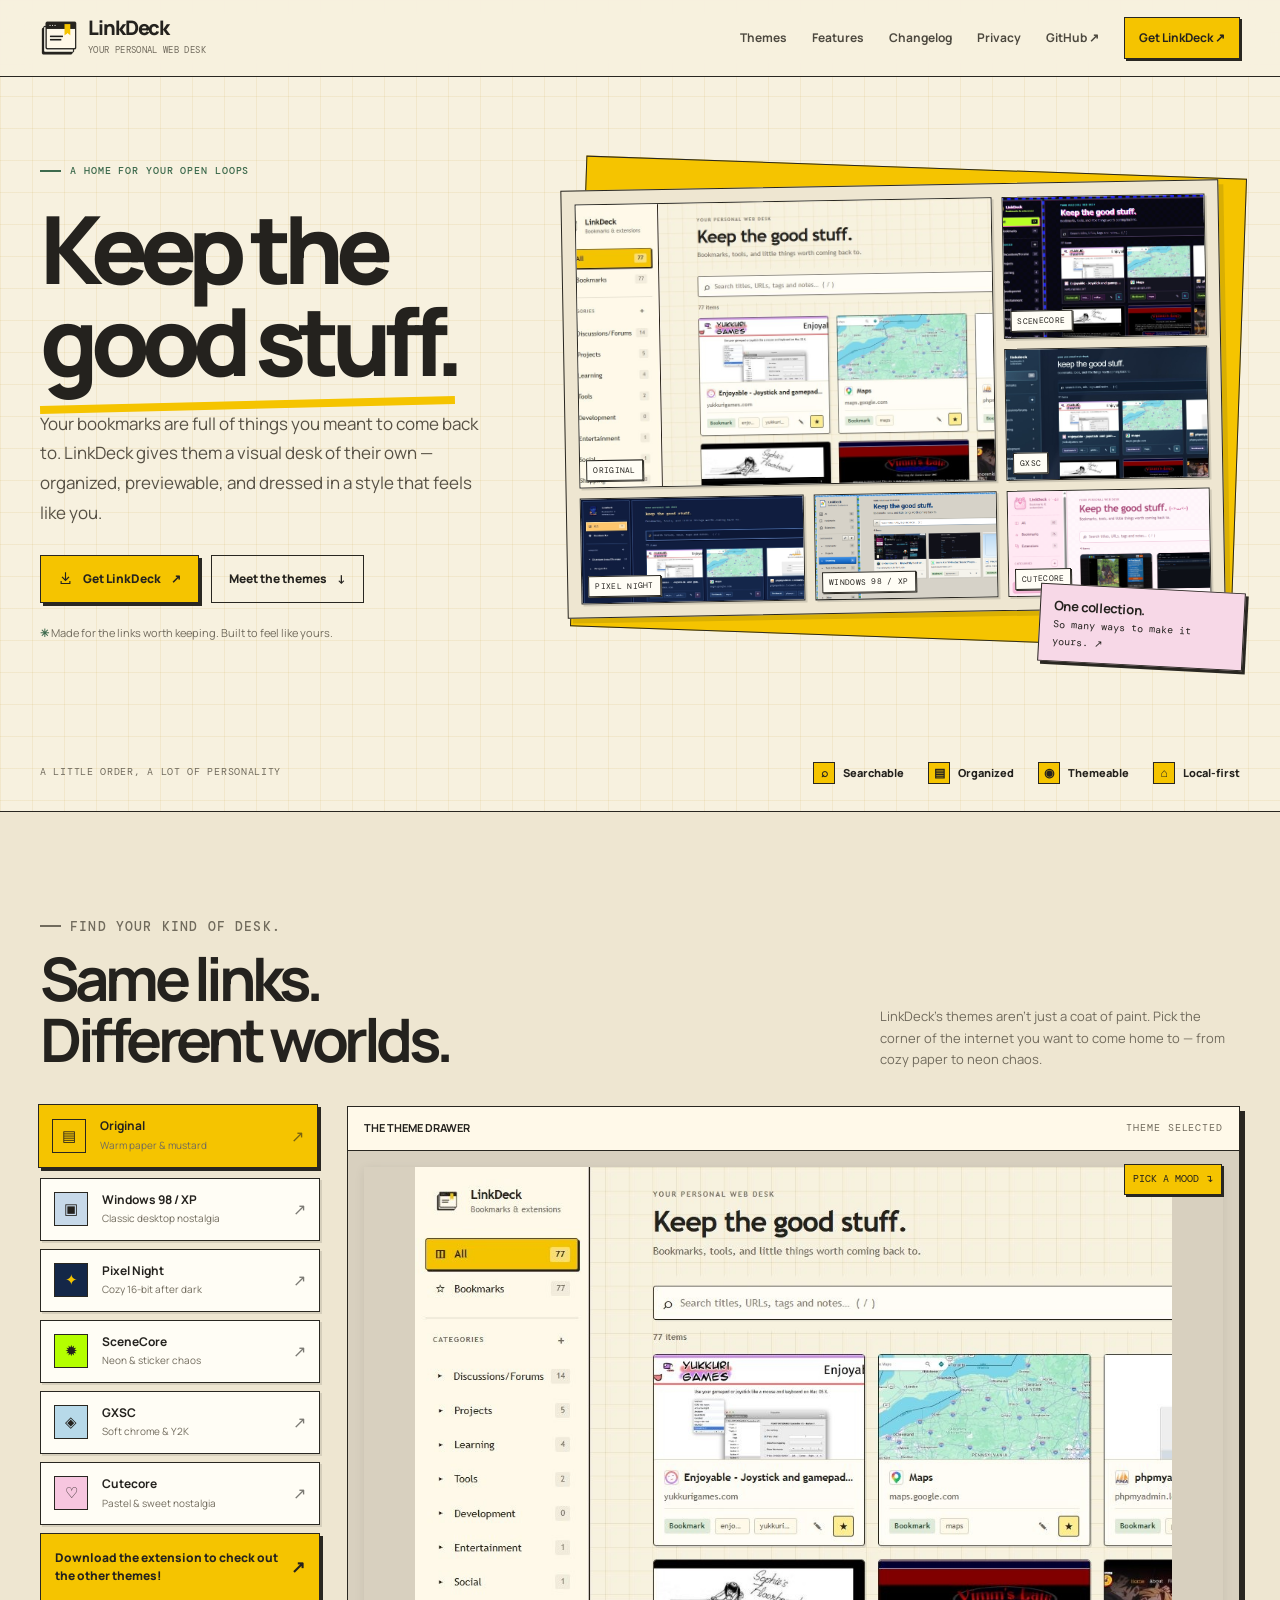
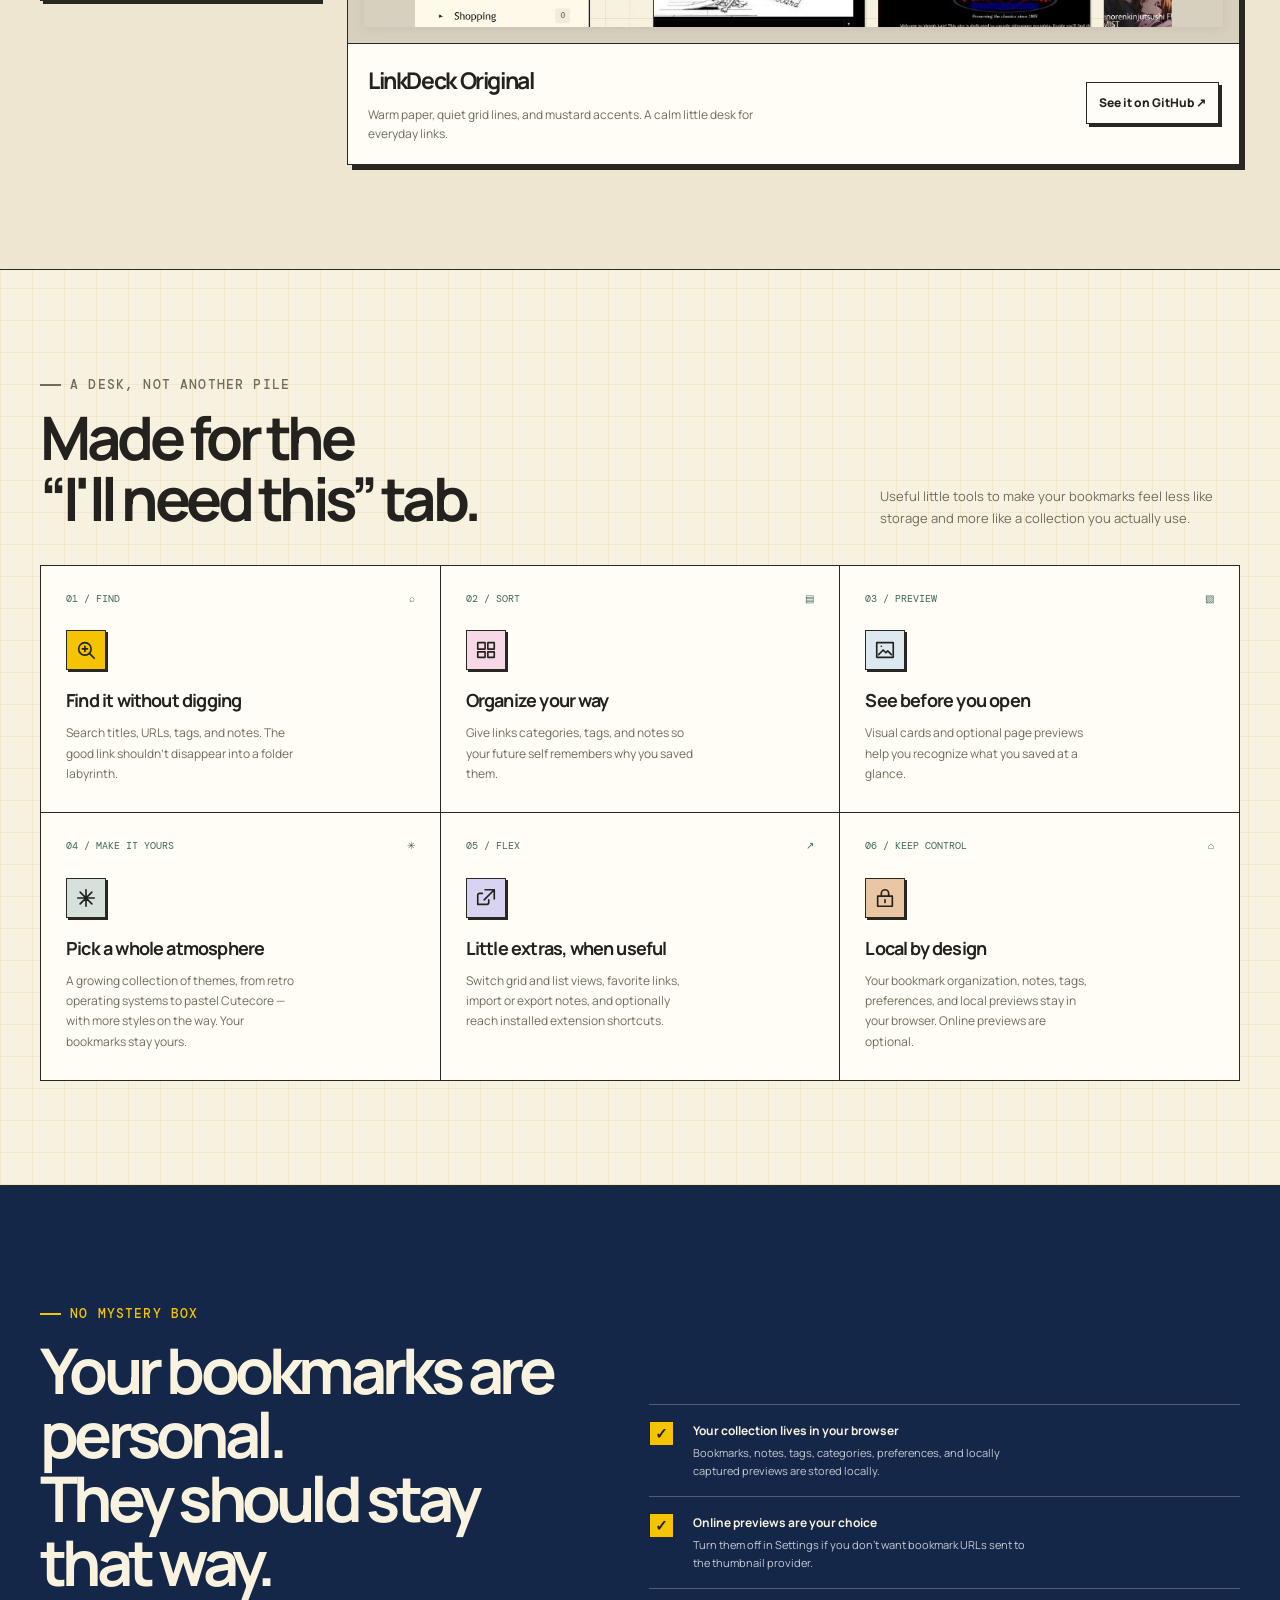
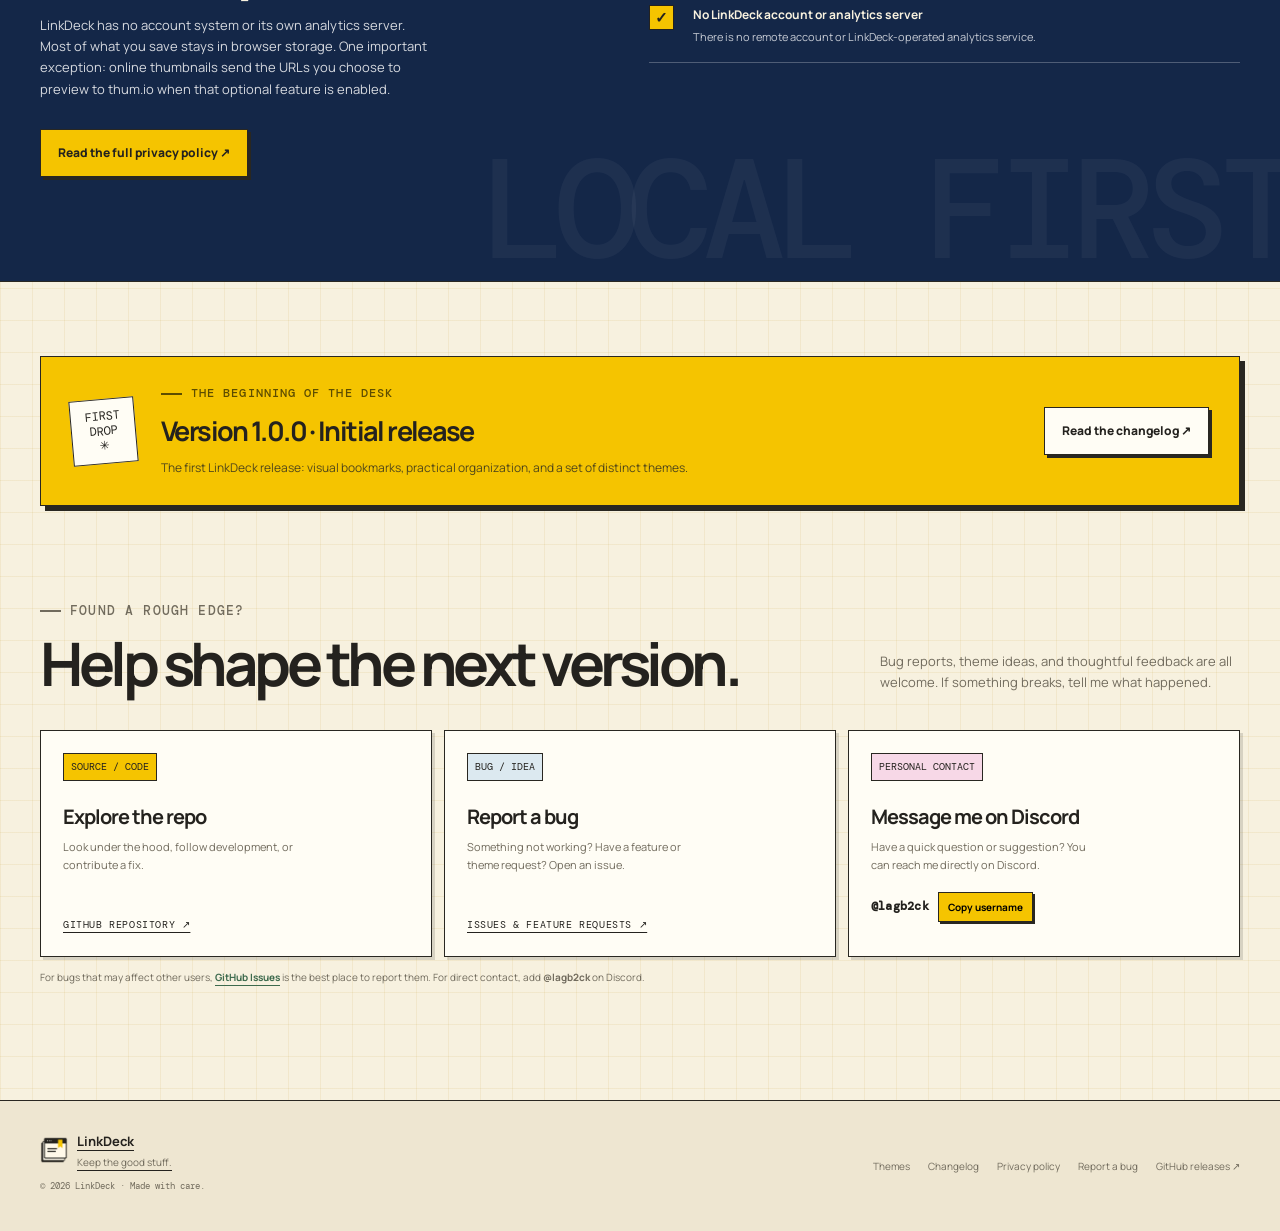
<file: index.html>
<!doctype html><html lang="en"><head><meta charset="utf-8"><meta name="viewport" content="width=device-width, initial-scale=1"><meta name="color-scheme" content="light"><meta name="theme-color" content="#f7f1df"><meta name="description" content="LinkDeck turns your browser bookmarks into a visual web desk. Find, organize, preview, and personalize the links you want to come back to."><meta property="og:title" content="LinkDeck — Keep the good stuff"><meta property="og:description" content="Your personal web desk. Bookmarks, with a place to belong."><meta property="og:image" content="assets/og-card.svg"><title>LinkDeck — Keep the good stuff</title><link rel="icon" href="assets/linkdeck-32.png" sizes="32x32" type="image/png"><link rel="icon" href="assets/linkdeck-128.png" sizes="128x128" type="image/png"><link rel="stylesheet" href="assets/site.css"></head><body><a class="skip-link" href="#main">Skip to content</a>
<header class="site-header"><div class="wrap nav-shell">
<a class="brand" href="index.html" aria-label="LinkDeck home"><img src="assets/linkdeck-128.png" alt=""><span><span class="brand-word">LinkDeck</span><span class="brand-sub">YOUR PERSONAL WEB DESK</span></span></a>
<button class="menu-toggle" type="button" aria-label="Toggle navigation" aria-expanded="false" data-menu-toggle><span></span></button>
<nav class="nav-links" aria-label="Main navigation" data-nav-links>
<a href="index.html#themes">Themes</a><a href="index.html#features">Features</a><a href="changelog.html">Changelog</a><a href="privacy.html">Privacy</a><a href="https://github.com/LagBack/linkdeck" data-link="githubUrl">GitHub ↗</a><a class="nav-cta" href="https://chromewebstore.google.com/detail/linkdeck/gefiaoeappodpgialcmkphahgjadfbhg" data-link="chromeStoreUrl">Get LinkDeck ↗</a>
</nav></div></header>
<main id="main">
<section class="hero"><div class="wrap hero-grid"><div class="hero-copy"><p class="eyebrow">A home for your open loops</p><h1>Keep the<br><span>good stuff.</span></h1><p class="hero-lede">Your bookmarks are full of things you meant to come back to. LinkDeck gives them a visual desk of their own — organized, previewable, and dressed in a style that feels like you.</p><div class="hero-actions"><a class="button button-primary" href="https://chromewebstore.google.com/detail/linkdeck/gefiaoeappodpgialcmkphahgjadfbhg" data-link="chromeStoreUrl"><svg viewBox="0 0 24 24" aria-hidden="true"><path d="M12 3v12m-5-5 5 5 5-5M5 17v3h14v-3" fill="none" stroke="currentColor" stroke-width="1.8" stroke-linecap="square"/></svg>Get LinkDeck <span aria-hidden="true">↗</span></a><a class="button button-quiet" href="#themes">Meet the themes <span aria-hidden="true">↓</span></a></div><p class="hero-footnote"><span>✳</span> Made for the links worth keeping. Built to feel like yours.</p></div>
<div class="hero-art theme-collage" data-reveal aria-label="A collage showing LinkDeck in a range of visual themes">
<div class="collage-board">
<a href="#themes" class="collage-tile collage-tile-original" data-collage-theme="paper" aria-label="Explore the Original theme"><img src="assets/themes/original.jpg" alt=""><span>ORIGINAL</span></a>
<a href="#themes" class="collage-tile collage-tile-scene" data-collage-theme="scene" aria-label="Explore the SceneCore theme"><img src="assets/themes/scenecore.jpg" alt=""><span>SCENECORE</span></a>
<a href="#themes" class="collage-tile collage-tile-gxsc" data-collage-theme="gxsc" aria-label="Explore the GXSC theme"><img src="assets/themes/gxsc.jpg" alt=""><span>GXSC</span></a>
<a href="#themes" class="collage-tile collage-tile-pixel" data-collage-theme="night" aria-label="Explore the Pixel Night theme"><img src="assets/themes/pixel-night.jpg" alt=""><span>PIXEL NIGHT</span></a>
<a href="#themes" class="collage-tile collage-tile-windows" data-collage-theme="windows" aria-label="Explore the Windows 98 / XP theme"><img src="assets/themes/windows-98-xp.jpg" alt=""><span>WINDOWS 98 / XP</span></a>
<a href="#themes" class="collage-tile collage-tile-cute" data-collage-theme="cute" aria-label="Explore the Cutecore theme"><img src="assets/themes/cutecore.png" alt=""><span>CUTECORE</span></a>
</div>
<div class="floating-note"><b>One collection.</b> So many ways to make it yours. ↗</div>
</div></div></section>
<div class="trust-strip"><div class="wrap trust-inner"><span class="trust-copy">A little order, a lot of personality</span><div class="trust-items"><span class="trust-item"><i>⌕</i> Searchable</span><span class="trust-item"><i>▤</i> Organized</span><span class="trust-item"><i>◉</i> Themeable</span><span class="trust-item"><i>⌂</i> Local-first</span></div></div></div>
<section class="section theme-section" id="themes"><div class="wrap"><div class="section-head" data-reveal><div><p class="eyebrow">Find your kind of desk.</p><h2>Same links.<br>Different worlds.</h2></div><p>LinkDeck's themes aren't just a coat of paint. Pick the corner of the internet you want to come home to — from cozy paper to neon chaos.</p></div>
<div class="theme-layout" data-reveal><div class="theme-picker-column"><div class="theme-list" role="group" aria-label="Choose a LinkDeck theme">
<button class="theme-pick is-active" type="button" data-theme-pick aria-pressed="true" data-image="assets/themes/original.jpg" data-title="LinkDeck Original" data-copy="Warm paper, quiet grid lines, and mustard accents. A calm little desk for everyday links." data-number="THEME SELECTED" data-tone="paper"><span class="theme-chip" style="--chip:#f5c400">▤</span><span><strong>Original</strong><small>Warm paper & mustard</small></span><span class="pick-arrow">↗</span></button>
<button class="theme-pick" type="button" data-theme-pick aria-pressed="false" data-image="assets/themes/windows-98-xp.jpg" data-title="Windows 98 / XP" data-copy="A nostalgic desktop throwback: familiar window chrome, classic system colors, and a little dial-up-era charm." data-number="THEME SELECTED" data-tone="windows"><span class="theme-chip" style="--chip:#c7d9e9">▣</span><span><strong>Windows 98 / XP</strong><small>Classic desktop nostalgia</small></span><span class="pick-arrow">↗</span></button>
<button class="theme-pick" type="button" data-theme-pick aria-pressed="false" data-image="assets/themes/pixel-night.jpg" data-title="Pixel Night" data-copy="A deep-blue 16-bit night shift, made for collecting the tabs you want to revisit after dark." data-number="THEME SELECTED" data-tone="night"><span class="theme-chip" style="--chip:#142748;color:#f5c400">✦</span><span><strong>Pixel Night</strong><small>Cozy 16-bit after dark</small></span><span class="pick-arrow">↗</span></button>
<button class="theme-pick" type="button" data-theme-pick aria-pressed="false" data-image="assets/themes/scenecore.jpg" data-title="SceneCore" data-copy="High-contrast neon, stickers, and maximalist internet energy. Subtle is not the assignment." data-number="THEME SELECTED" data-tone="scene"><span class="theme-chip" style="--chip:#b4ff00">✹</span><span><strong>SceneCore</strong><small>Neon & sticker chaos</small></span><span class="pick-arrow">↗</span></button>
<button class="theme-pick" type="button" data-theme-pick aria-pressed="false" data-image="assets/themes/gxsc.jpg" data-title="GXSC · Gen X Soft Club" data-copy="Cool blue haze and soft chrome with a Y2K digital nostalgia that feels like finding an old favorite." data-number="THEME SELECTED" data-tone="gxsc"><span class="theme-chip" style="--chip:#b7d9e9">◈</span><span><strong>GXSC</strong><small>Soft chrome & Y2K</small></span><span class="pick-arrow">↗</span></button>
<button class="theme-pick" type="button" data-theme-pick aria-pressed="false" data-image="assets/themes/cutecore.png" data-title="Cutecore" data-copy="Baby pink, gingham, bows, and sweet sticker-book nostalgia. Cute can still keep you organized." data-number="THEME SELECTED" data-tone="cute"><span class="theme-chip" style="--chip:#f7c6df">♡</span><span><strong>Cutecore</strong><small>Pastel & sweet nostalgia</small></span><span class="pick-arrow">↗</span></button>
</div><a class="theme-download-cta" href="https://chromewebstore.google.com/detail/linkdeck/gefiaoeappodpgialcmkphahgjadfbhg" data-link="chromeStoreUrl">Download the extension to check out the other themes! <span aria-hidden="true">↗</span></a></div><div class="theme-preview" data-theme-surface data-tone="paper"><div class="preview-topline"><strong>THE THEME DRAWER</strong><span class="mono" data-theme-index>THEME SELECTED</span></div><span class="theme-counter">PICK A MOOD ↴</span><div class="preview-screen"><img src="assets/themes/original.jpg" alt="LinkDeck Original theme screenshot" data-theme-preview-image></div><div class="preview-bottom"><div><h3 data-theme-preview-title>LinkDeck Original</h3><p data-theme-copy>Warm paper, quiet grid lines, and mustard accents. A calm little desk for everyday links.</p></div><a class="button" href="https://github.com/LagBack/linkdeck" data-link="githubUrl">See it on GitHub ↗</a></div></div></div></div></section>
<section class="section feature-section" id="features"><div class="wrap"><div class="section-head" data-reveal><div><p class="eyebrow">A desk, not another pile</p><h2>Made for the<br>“I'll need this” tab.</h2></div><p>Useful little tools to make your bookmarks feel less like storage and more like a collection you actually use.</p></div><div class="feature-grid" data-reveal>
<article class="feature"><div class="feature-num"><span>01 / FIND</span><span>⌕</span></div><div class="feature-icon"><svg viewBox="0 0 24 24"><circle cx="10.8" cy="10.8" r="6.8"/><path d="m16 16 5 5M8 10.8h5.6M10.8 8v5.6"/></svg></div><h3>Find it without digging</h3><p>Search titles, URLs, tags, and notes. The good link shouldn't disappear into a folder labyrinth.</p></article>
<article class="feature"><div class="feature-num"><span>02 / SORT</span><span>▤</span></div><div class="feature-icon"><svg viewBox="0 0 24 24"><rect x="3" y="4" width="8" height="7"/><rect x="14" y="4" width="7" height="7"/><rect x="3" y="14" width="8" height="6"/><rect x="14" y="14" width="7" height="6"/></svg></div><h3>Organize your way</h3><p>Give links categories, tags, and notes so your future self remembers why you saved them.</p></article>
<article class="feature"><div class="feature-num"><span>03 / PREVIEW</span><span>▧</span></div><div class="feature-icon"><svg viewBox="0 0 24 24"><rect x="3" y="4" width="18" height="16"/><path d="m5 17 5-5 3 3 2-2 4 4M8 8h.01"/></svg></div><h3>See before you open</h3><p>Visual cards and optional page previews help you recognize what you saved at a glance.</p></article>
<article class="feature"><div class="feature-num"><span>04 / MAKE IT YOURS</span><span>✳</span></div><div class="feature-icon"><svg viewBox="0 0 24 24"><path d="M12 3v18M3 12h18M5.6 5.6l12.8 12.8M18.4 5.6 5.6 18.4"/></svg></div><h3>Pick a whole atmosphere</h3><p>A growing collection of themes, from retro operating systems to pastel Cutecore — with more styles on the way. Your bookmarks stay yours.</p></article>
<article class="feature"><div class="feature-num"><span>05 / FLEX</span><span>↗</span></div><div class="feature-icon"><svg viewBox="0 0 24 24"><path d="M8 7H5a2 2 0 0 0-2 2v10h10a2 2 0 0 0 2-2v-3M11 3h10v10M21 3 10 14"/></svg></div><h3>Little extras, when useful</h3><p>Switch grid and list views, favorite links, import or export notes, and optionally reach installed extension shortcuts.</p></article>
<article class="feature"><div class="feature-num"><span>06 / KEEP CONTROL</span><span>⌂</span></div><div class="feature-icon"><svg viewBox="0 0 24 24"><rect x="4" y="10" width="16" height="11"/><path d="M8 10V7a4 4 0 0 1 8 0v3M12 14v3"/></svg></div><h3>Local by design</h3><p>Your bookmark organization, notes, tags, preferences, and local previews stay in your browser. Online previews are optional.</p></article>
</div></div></section>
<section class="privacy-band" id="privacy"><div class="wrap section privacy-grid"><div data-reveal><p class="eyebrow">No mystery box</p><h2>Your bookmarks are personal.<br>They should stay that way.</h2><p>LinkDeck has no account system or its own analytics server. Most of what you save stays in browser storage. One important exception: online thumbnails send the URLs you choose to preview to thum.io when that optional feature is enabled.</p><a class="button" href="privacy.html">Read the full privacy policy ↗</a></div><div class="privacy-points" data-reveal><div class="privacy-point"><span class="check">✓</span><div><b>Your collection lives in your browser</b><p>Bookmarks, notes, tags, categories, preferences, and locally captured previews are stored locally.</p></div></div><div class="privacy-point"><span class="check">✓</span><div><b>Online previews are your choice</b><p>Turn them off in Settings if you don't want bookmark URLs sent to the thumbnail provider.</p></div></div><div class="privacy-point"><span class="check">✓</span><div><b>No LinkDeck account or analytics server</b><p>There is no remote account or LinkDeck-operated analytics service.</p></div></div></div></div></section>
<section class="release-section"><div class="wrap"><div class="release-card" data-reveal><div class="release-stamp">FIRST<br>DROP<br>✳</div><div><p class="eyebrow">The beginning of the desk</p><h2>Version 1.0.0 · Initial release</h2><p>The first LinkDeck release: visual bookmarks, practical organization, and a set of distinct themes.</p></div><a class="button" href="changelog.html">Read the changelog ↗</a></div></div></section>
<section class="contact-section" id="contact"><div class="wrap"><div class="section-head" data-reveal><div><p class="eyebrow">Found a rough edge?</p><h2>Help shape the next version.</h2></div><p>Bug reports, theme ideas, and thoughtful feedback are all welcome. If something breaks, tell me what happened.</p></div><div class="contact-grid" data-reveal><a class="contact-card" href="https://github.com/LagBack/linkdeck" data-link="githubUrl"><span class="contact-icon">SOURCE / CODE</span><h3>Explore the repo</h3><p>Look under the hood, follow development, or contribute a fix.</p><span class="contact-link">GitHub repository ↗</span></a><a class="contact-card" href="https://github.com/LagBack/linkdeck/issues" data-link="issuesUrl"><span class="contact-icon">BUG / IDEA</span><h3>Report a bug</h3><p>Something not working? Have a feature or theme request? Open an issue.</p><span class="contact-link">Issues & feature requests ↗</span></a><article class="contact-card discord-contact"><span class="contact-icon">PERSONAL CONTACT</span><h3>Message me on Discord</h3><p>Have a quick question or suggestion? You can reach me directly on Discord.</p><div class="discord-handle-row"><strong>@lagb2ck</strong><button class="copy-handle" type="button" data-copy-discord="lagb2ck">Copy username</button></div><span class="contact-hint" data-copy-status></span></article></div><p class="discord-note">For bugs that may affect other users, <a href="https://github.com/LagBack/linkdeck/issues" data-link="issuesUrl">GitHub Issues</a> is the best place to report them. For direct contact, add <strong>@lagb2ck</strong> on Discord.</p></div></section>
</main><footer class="site-footer"><div class="wrap footer-inner"><div><a class="footer-brand" href="index.html"><img src="assets/linkdeck-128.png" alt=""><span><strong>LinkDeck</strong><small>Keep the good stuff.</small></span></a><p class="copyright">© <span data-year>2026</span> LinkDeck · Made with care.</p></div><nav class="footer-links" aria-label="Footer navigation"><a href="index.html#themes">Themes</a><a href="changelog.html">Changelog</a><a href="privacy.html">Privacy policy</a><a href="https://github.com/LagBack/linkdeck/issues" data-link="issuesUrl">Report a bug</a><a href="https://github.com/LagBack/linkdeck/releases" data-link="releasesUrl">GitHub releases ↗</a></nav></div></footer><script src="site-config.js"></script><script src="assets/site.js"></script><script>
const preview = document.querySelector('[data-theme-preview-image]');
const originalPick = document.querySelector('[data-theme-pick].is-active');
const previewTitle = document.querySelector('[data-theme-preview-title]');
if (originalPick && preview) {
  document.querySelectorAll('[data-theme-pick]').forEach(btn => btn.addEventListener('click', () => {
    preview.classList.add('is-changing');
    window.setTimeout(() => { preview.src = btn.dataset.image; preview.alt = `${btn.dataset.title} theme screenshot`; preview.onload = () => preview.classList.remove('is-changing'); }, 110);
    if (previewTitle) previewTitle.textContent = btn.dataset.title;
  }));
}
</script></body></html>
</file>
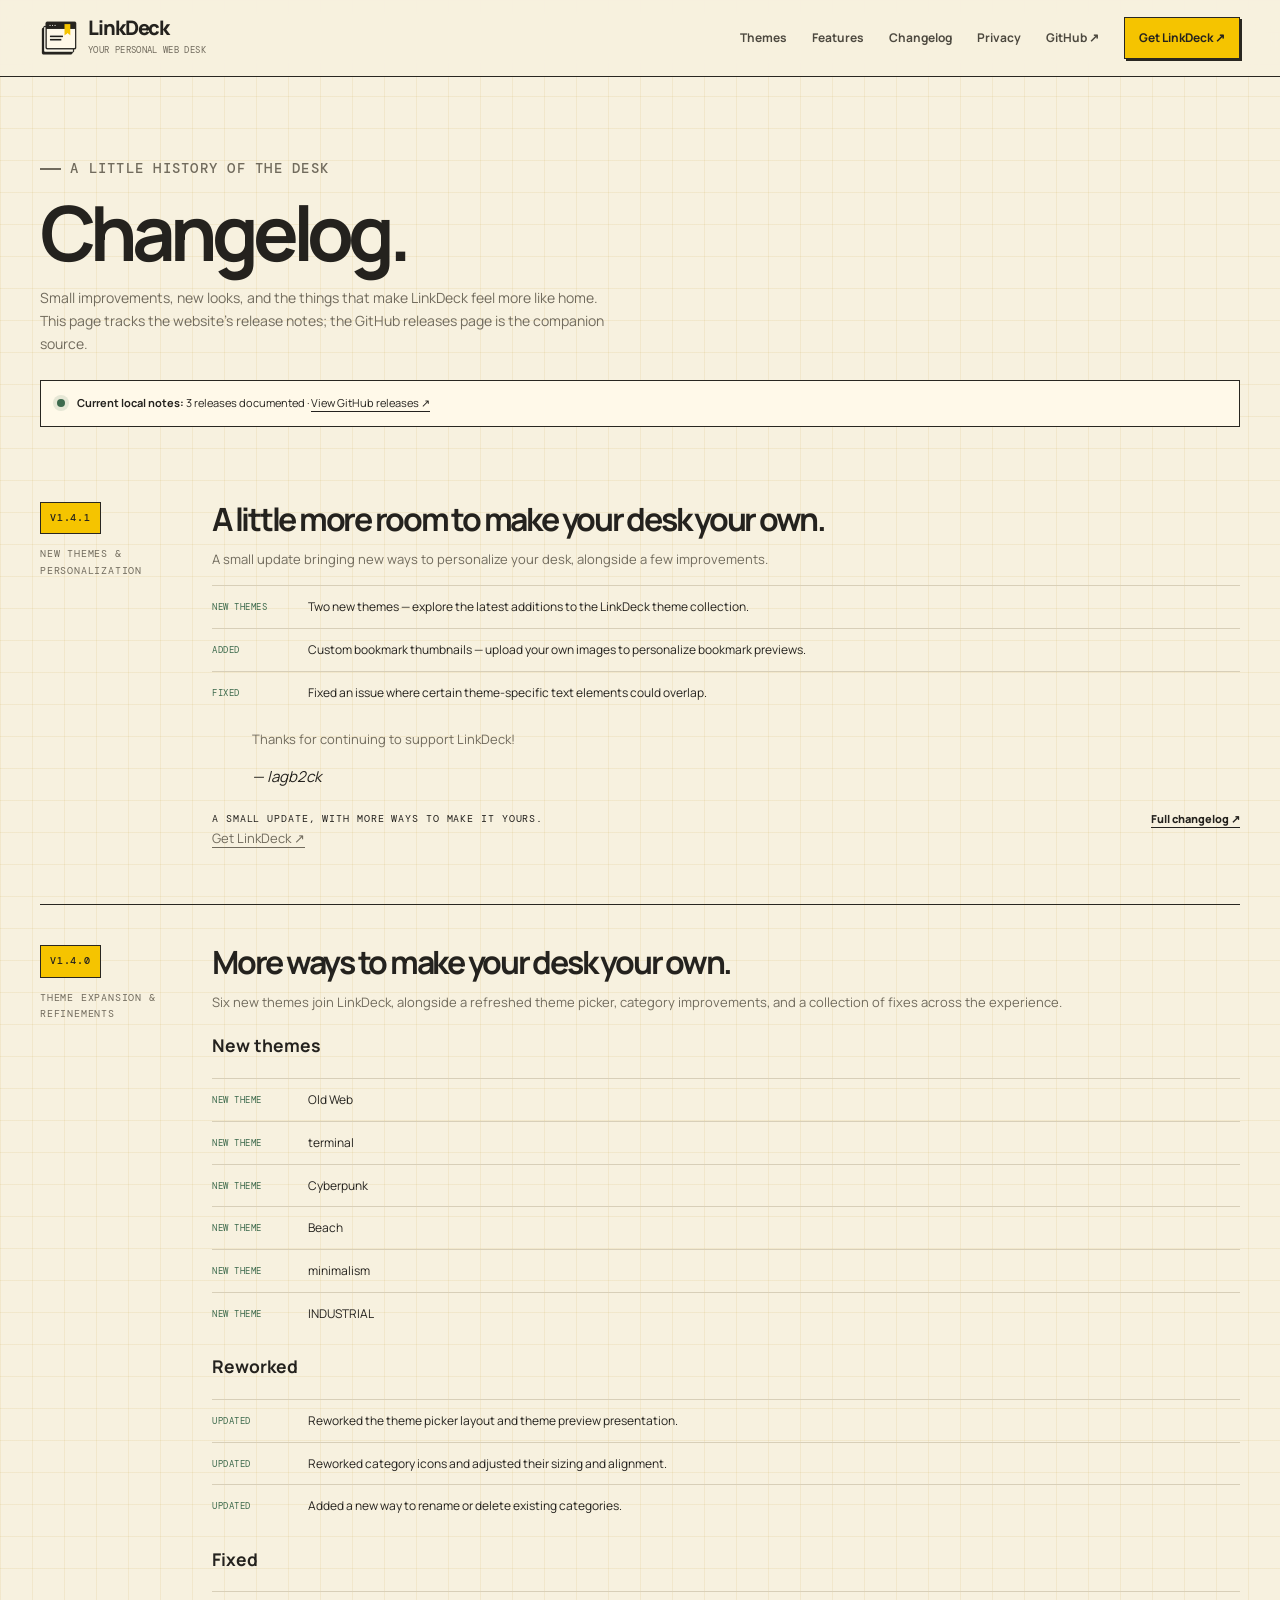
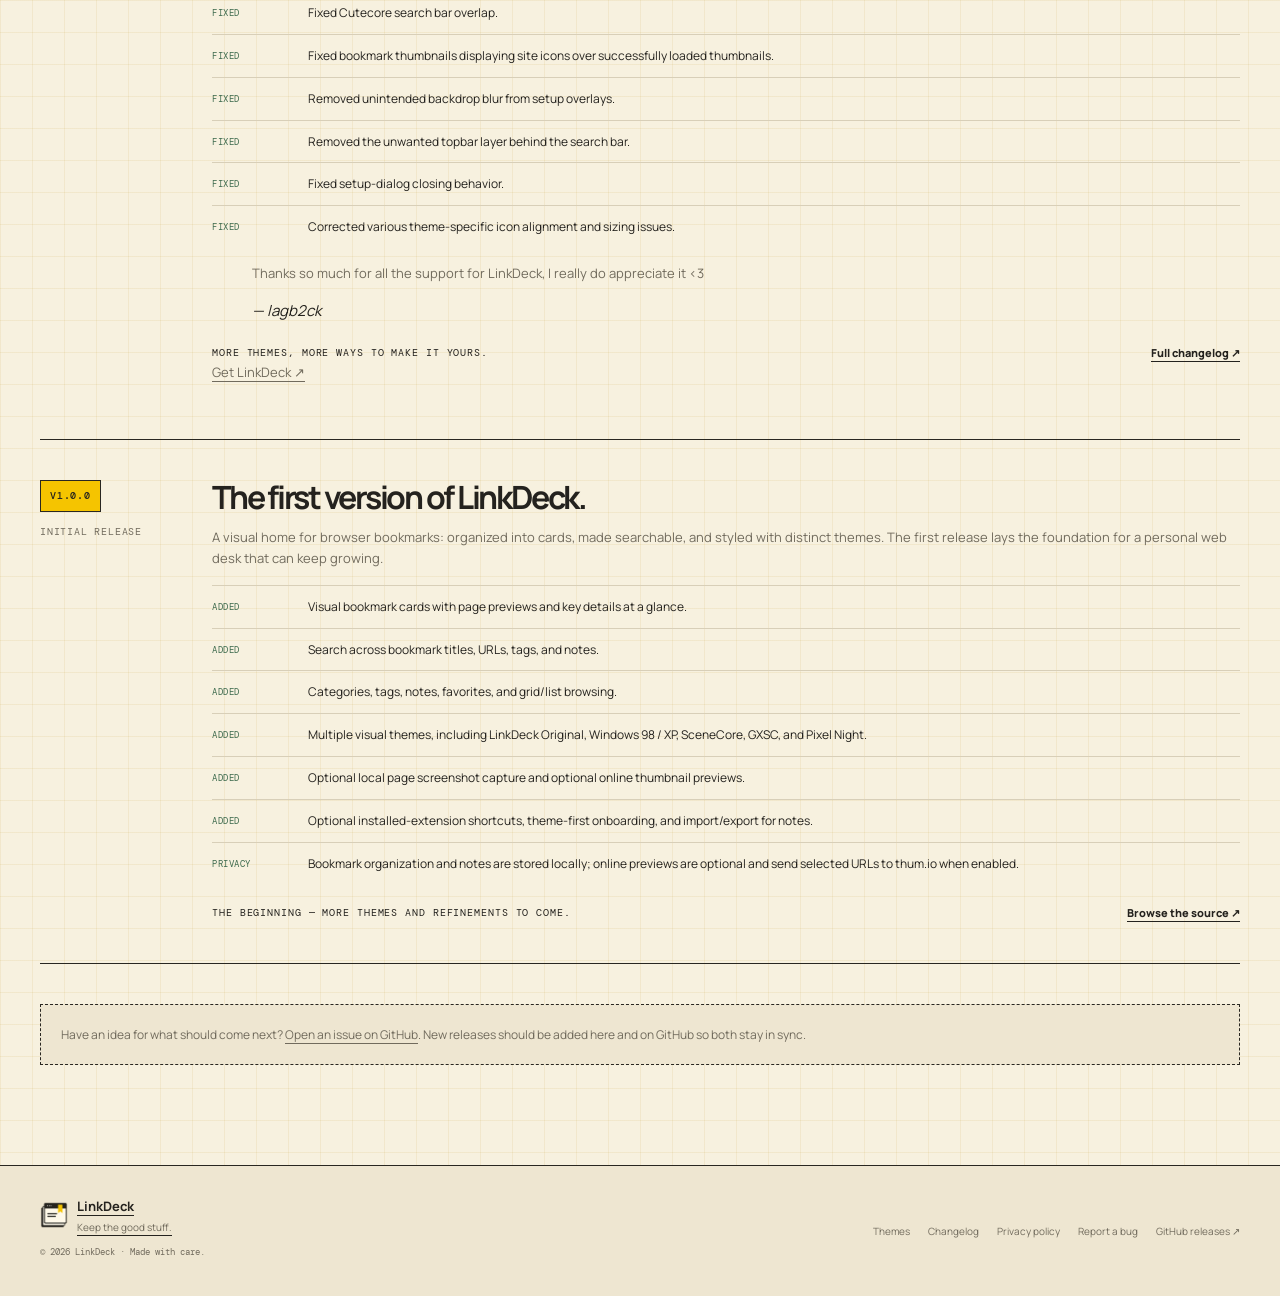
<file: changelog.html>
<!doctype html>
<html lang="en">
<head>
  <meta charset="utf-8">
  <meta name="viewport" content="width=device-width, initial-scale=1">
  <meta name="color-scheme" content="light">
  <meta name="theme-color" content="#f7f1df">
  <meta name="description" content="LinkDeck release notes, from the initial v1.0.0 release through v1.4.1.">
  <title>Changelog — LinkDeck</title>
  <link rel="icon" href="assets/linkdeck-32.png" sizes="32x32" type="image/png">
  <link rel="icon" href="assets/linkdeck-128.png" sizes="128x128" type="image/png">
  <link rel="stylesheet" href="assets/site.css">
</head>
<body>
  <a class="skip-link" href="#main">Skip to content</a>
  <header class="site-header">
    <div class="wrap nav-shell">
      <a class="brand" href="index.html" aria-label="LinkDeck home">
        <img src="assets/linkdeck-128.png" alt="">
        <span><span class="brand-word">LinkDeck</span><span class="brand-sub">YOUR PERSONAL WEB DESK</span></span>
      </a>
      <button class="menu-toggle" type="button" aria-label="Toggle navigation" aria-expanded="false" data-menu-toggle><span></span></button>
      <nav class="nav-links" aria-label="Main navigation" data-nav-links>
        <a href="index.html#themes">Themes</a>
        <a href="index.html#features">Features</a>
        <a href="changelog.html">Changelog</a>
        <a href="privacy.html">Privacy</a>
        <a href="https://github.com/LagBack/linkdeck" data-link="githubUrl">GitHub ↗</a>
        <a class="nav-cta" href="https://chromewebstore.google.com/detail/linkdeck/gefiaoeappodpgialcmkphahgjadfbhg" data-link="chromeStoreUrl">Get LinkDeck ↗</a>
      </nav>
    </div>
  </header>

  <main id="main">
    <section class="page-hero">
      <div class="wrap">
        <p class="eyebrow">A little history of the desk</p>
        <h1>Changelog.</h1>
        <p>Small improvements, new looks, and the things that make LinkDeck feel more like home. This page tracks the website's release notes; the GitHub releases page is the companion source.</p>
        <div class="changelog-intro">
          <span class="status-dot"></span>
          <span><strong>Current local notes:</strong> 3 releases documented · <a href="https://github.com/LagBack/linkdeck/releases" data-link="releasesUrl">View GitHub releases ↗</a></span>
        </div>
      </div>
    </section>

    <div class="wrap" style="padding-bottom:100px">
      <article class="release-entry" data-reveal>
        <div class="release-meta"><span class="release-version">v1.4.1</span><br>New themes & personalization</div>
        <div>
          <h2>A little more room to make your desk your own.</h2>
          <p>A small update bringing new ways to personalize your desk, alongside a few improvements.</p>

          <ul class="change-list">
            <li><span class="change-type">New themes</span><span>Two new themes — explore the latest additions to the LinkDeck theme collection.</span></li>
            <li><span class="change-type">Added</span><span>Custom bookmark thumbnails — upload your own images to personalize bookmark previews.</span></li>
            <li><span class="change-type">Fixed</span><span>Fixed an issue where certain theme-specific text elements could overlap.</span></li>
          </ul>

          <blockquote class="release-thanks">
            <p>Thanks for continuing to support LinkDeck!</p>
            <cite>— lagb2ck</cite>
          </blockquote>

          <div class="release-footer" style="margin-top:20px">
            <span class="meta">A small update, with more ways to make it yours.</span>
            <a href="https://github.com/LagBack/linkdeck/compare/v1.4.0...v1.4.1">Full changelog ↗</a>
          </div>
          <p><a class="nav-cta" href="https://chromewebstore.google.com/detail/linkdeck/gefiaoeappodpgialcmkphahgjadfbhg">Get LinkDeck ↗</a></p>
        </div>
      </article>

      <article class="release-entry" data-reveal>
        <div class="release-meta"><span class="release-version">v1.4.0</span><br>Theme expansion & refinements</div>
        <div>
          <h2>More ways to make your desk your own.</h2>
          <p>Six new themes join LinkDeck, alongside a refreshed theme picker, category improvements, and a collection of fixes across the experience.</p>

          <h3>New themes</h3>
          <ul class="change-list">
            <li><span class="change-type">New theme</span><span>Old Web</span></li>
            <li><span class="change-type">New theme</span><span>terminal</span></li>
            <li><span class="change-type">New theme</span><span>Cyberpunk</span></li>
            <li><span class="change-type">New theme</span><span>Beach</span></li>
            <li><span class="change-type">New theme</span><span>minimalism</span></li>
            <li><span class="change-type">New theme</span><span>INDUSTRIAL</span></li>
          </ul>

          <h3>Reworked</h3>
          <ul class="change-list">
            <li><span class="change-type">Updated</span><span>Reworked the theme picker layout and theme preview presentation.</span></li>
            <li><span class="change-type">Updated</span><span>Reworked category icons and adjusted their sizing and alignment.</span></li>
            <li><span class="change-type">Updated</span><span>Added a new way to rename or delete existing categories.</span></li>
          </ul>

          <h3>Fixed</h3>
          <ul class="change-list">
            <li><span class="change-type">Fixed</span><span>Fixed Cutecore search bar overlap.</span></li>
            <li><span class="change-type">Fixed</span><span>Fixed bookmark thumbnails displaying site icons over successfully loaded thumbnails.</span></li>
            <li><span class="change-type">Fixed</span><span>Removed unintended backdrop blur from setup overlays.</span></li>
            <li><span class="change-type">Fixed</span><span>Removed the unwanted topbar layer behind the search bar.</span></li>
            <li><span class="change-type">Fixed</span><span>Fixed setup-dialog closing behavior.</span></li>
            <li><span class="change-type">Fixed</span><span>Corrected various theme-specific icon alignment and sizing issues.</span></li>
          </ul>

          <blockquote class="release-thanks">
            <p>Thanks so much for all the support for LinkDeck, I really do appreciate it &lt;3</p>
            <cite>— lagb2ck</cite>
          </blockquote>

          <div class="release-footer" style="margin-top:20px">
            <span class="meta">More themes, more ways to make it yours.</span>
            <a href="https://github.com/LagBack/linkdeck/compare/v1.0.0...v1.4.0">Full changelog ↗</a>
          </div>
          <p><a class="nav-cta" href="https://chromewebstore.google.com/detail/linkdeck/gefiaoeappodpgialcmkphahgjadfbhg">Get LinkDeck ↗</a></p>
        </div>
      </article>

      <article class="release-entry" data-reveal>
        <div class="release-meta"><span class="release-version">v1.0.0</span><br>Initial release</div>
        <div>
          <h2>The first version of LinkDeck.</h2>
          <p>A visual home for browser bookmarks: organized into cards, made searchable, and styled with distinct themes. The first release lays the foundation for a personal web desk that can keep growing.</p>
          <ul class="change-list">
            <li><span class="change-type">Added</span><span>Visual bookmark cards with page previews and key details at a glance.</span></li>
            <li><span class="change-type">Added</span><span>Search across bookmark titles, URLs, tags, and notes.</span></li>
            <li><span class="change-type">Added</span><span>Categories, tags, notes, favorites, and grid/list browsing.</span></li>
            <li><span class="change-type">Added</span><span>Multiple visual themes, including LinkDeck Original, Windows 98 / XP, SceneCore, GXSC, and Pixel Night.</span></li>
            <li><span class="change-type">Added</span><span>Optional local page screenshot capture and optional online thumbnail previews.</span></li>
            <li><span class="change-type">Added</span><span>Optional installed-extension shortcuts, theme-first onboarding, and import/export for notes.</span></li>
            <li><span class="change-type">Privacy</span><span>Bookmark organization and notes are stored locally; online previews are optional and send selected URLs to thum.io when enabled.</span></li>
          </ul>
          <div class="release-footer" style="margin-top:20px">
            <span class="meta">The beginning — more themes and refinements to come.</span>
            <a href="https://github.com/LagBack/linkdeck" data-link="githubUrl">Browse the source ↗</a>
          </div>
        </div>
      </article>

      <div class="empty-release" data-reveal>Have an idea for what should come next? <a href="https://github.com/LagBack/linkdeck/issues" data-link="issuesUrl">Open an issue on GitHub</a>. New releases should be added here and on GitHub so both stay in sync.</div>
    </div>
  </main>

  <footer class="site-footer">
    <div class="wrap footer-inner">
      <div>
        <a class="footer-brand" href="index.html">
          <img src="assets/linkdeck-128.png" alt="">
          <span><strong>LinkDeck</strong><small>Keep the good stuff.</small></span>
        </a>
        <p class="copyright">© <span data-year>2026</span> LinkDeck · Made with care.</p>
      </div>
      <nav class="footer-links" aria-label="Footer navigation">
        <a href="index.html#themes">Themes</a>
        <a href="changelog.html">Changelog</a>
        <a href="privacy.html">Privacy policy</a>
        <a href="https://github.com/LagBack/linkdeck/issues" data-link="issuesUrl">Report a bug</a>
        <a href="https://github.com/LagBack/linkdeck/releases" data-link="releasesUrl">GitHub releases ↗</a>
      </nav>
    </div>
  </footer>
  <script src="site-config.js"></script>
  <script src="assets/site.js"></script>
</body>
</html>
</file>
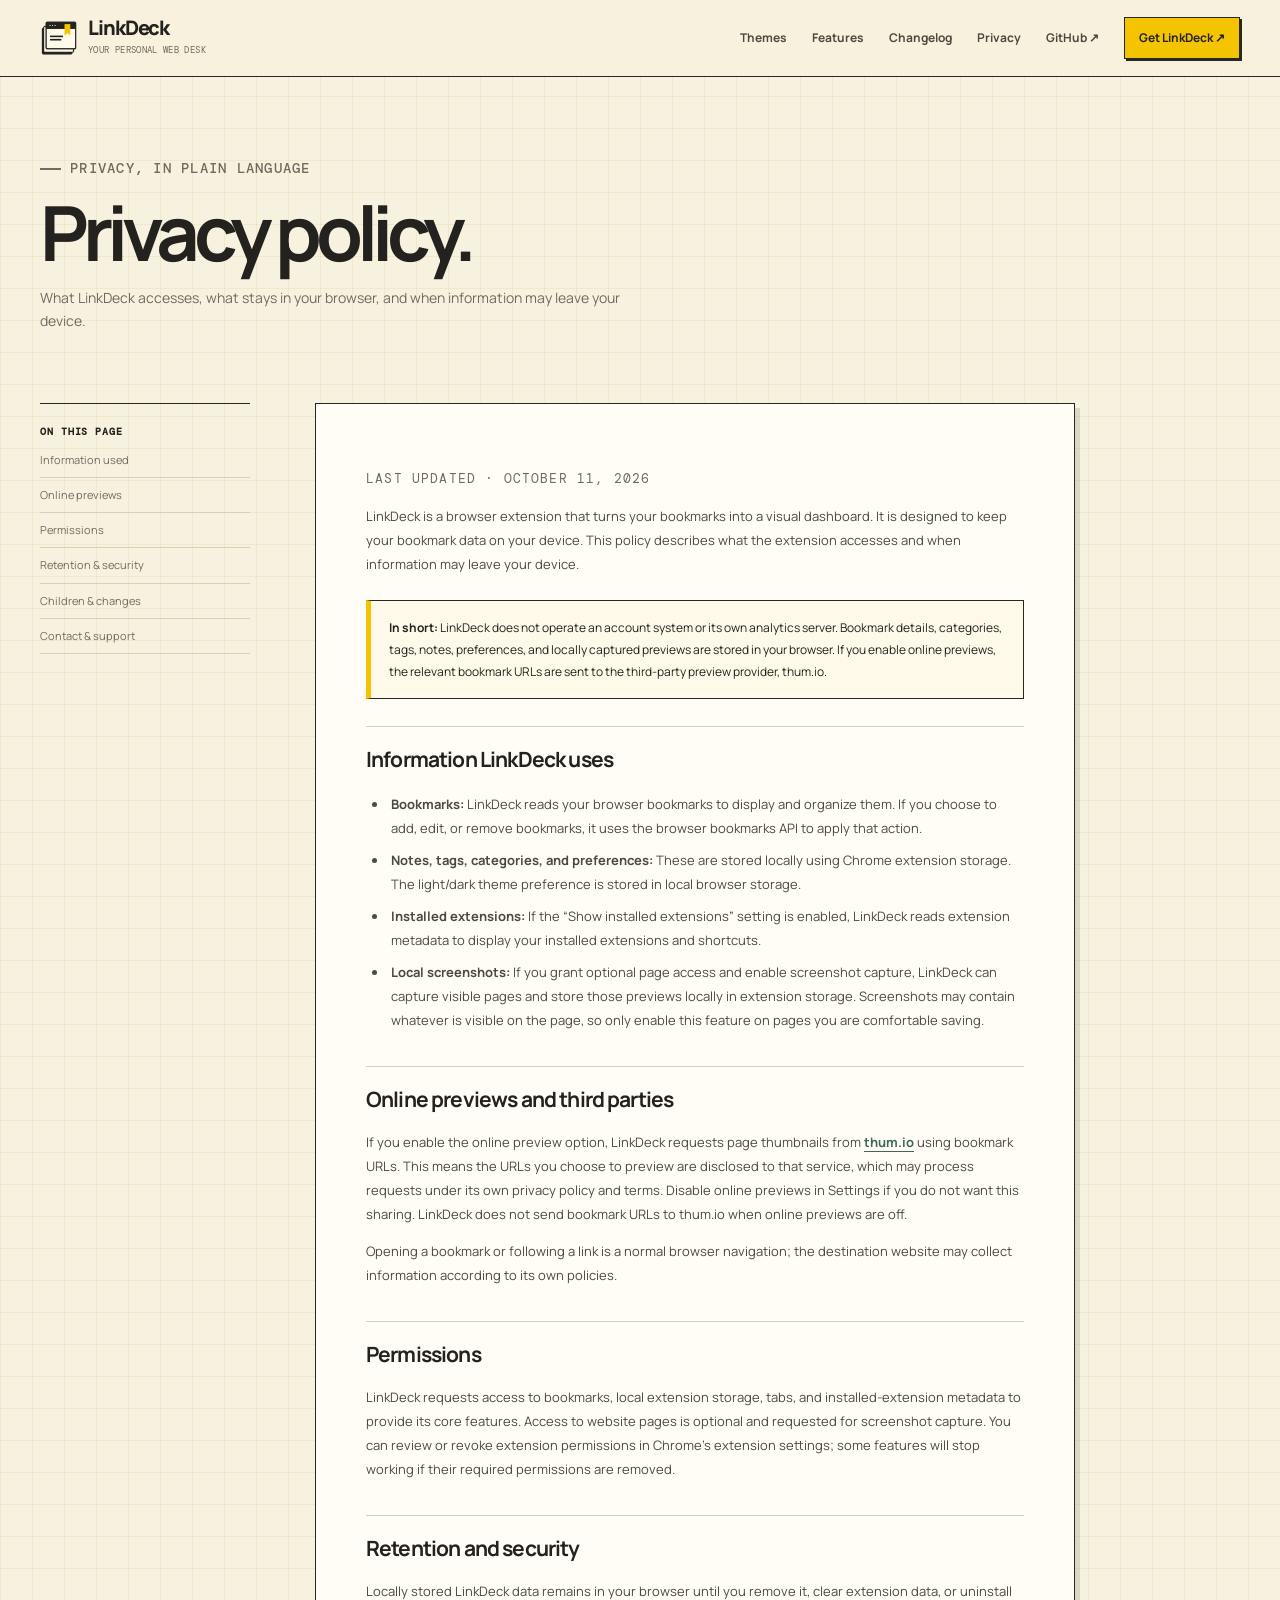
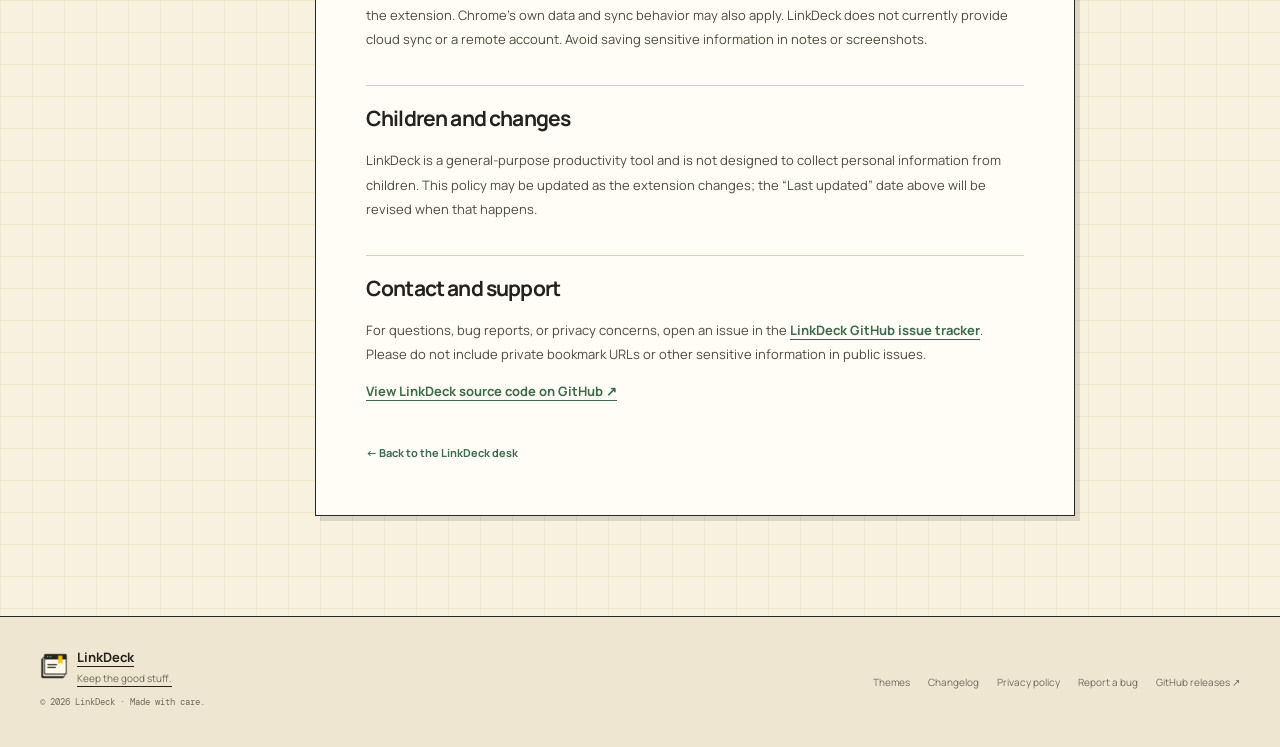
<file: privacy.html>
<!doctype html><html lang="en"><head><meta charset="utf-8"><meta name="viewport" content="width=device-width, initial-scale=1"><meta name="color-scheme" content="light"><meta name="theme-color" content="#f7f1df"><meta name="description" content="What LinkDeck accesses, what stays in your browser, and when data may leave your device."><title>Privacy policy — LinkDeck</title><link rel="icon" href="assets/linkdeck-32.png" sizes="32x32" type="image/png"><link rel="icon" href="assets/linkdeck-128.png" sizes="128x128" type="image/png"><link rel="stylesheet" href="assets/site.css"></head><body><a class="skip-link" href="#main">Skip to content</a>
<header class="site-header"><div class="wrap nav-shell">
<a class="brand" href="index.html" aria-label="LinkDeck home"><img src="assets/linkdeck-128.png" alt=""><span><span class="brand-word">LinkDeck</span><span class="brand-sub">YOUR PERSONAL WEB DESK</span></span></a>
<button class="menu-toggle" type="button" aria-label="Toggle navigation" aria-expanded="false" data-menu-toggle><span></span></button>
<nav class="nav-links" aria-label="Main navigation" data-nav-links>
<a href="index.html#themes">Themes</a><a href="index.html#features">Features</a><a href="changelog.html">Changelog</a><a href="privacy.html">Privacy</a><a href="https://github.com/LagBack/linkdeck" data-link="githubUrl">GitHub ↗</a><a class="nav-cta" href="https://chromewebstore.google.com/detail/linkdeck/afmgpcgllhmbenlekdpinfmiflikcopg" data-link="chromeStoreUrl">Get LinkDeck ↗</a>
</nav></div></header>
<main id="main"><section class="page-hero"><div class="wrap"><p class="eyebrow">Privacy, in plain language</p><h1>Privacy policy.</h1><p>What LinkDeck accesses, what stays in your browser, and when information may leave your device.</p></div></section><div class="wrap document-shell"><aside class="document-aside"><strong>On this page</strong><nav><a href="#information">Information used</a><a href="#online">Online previews</a><a href="#permissions">Permissions</a><a href="#retention">Retention & security</a><a href="#changes">Children & changes</a><a href="#contact">Contact & support</a></nav></aside><article class="document"><p class="meta">LAST UPDATED · OCTOBER 11, 2026</p><p>LinkDeck is a browser extension that turns your bookmarks into a visual dashboard. It is designed to keep your bookmark data on your device. This policy describes what the extension accesses and when information may leave your device.</p><div class="notice"><strong>In short:</strong> LinkDeck does not operate an account system or its own analytics server. Bookmark details, categories, tags, notes, preferences, and locally captured previews are stored in your browser. If you enable online previews, the relevant bookmark URLs are sent to the third-party preview provider, thum.io.</div>
<h2 id="information">Information LinkDeck uses</h2><ul><li><strong>Bookmarks:</strong> LinkDeck reads your browser bookmarks to display and organize them. If you choose to add, edit, or remove bookmarks, it uses the browser bookmarks API to apply that action.</li><li><strong>Notes, tags, categories, and preferences:</strong> These are stored locally using Chrome extension storage. The light/dark theme preference is stored in local browser storage.</li><li><strong>Installed extensions:</strong> If the “Show installed extensions” setting is enabled, LinkDeck reads extension metadata to display your installed extensions and shortcuts.</li><li><strong>Local screenshots:</strong> If you grant optional page access and enable screenshot capture, LinkDeck can capture visible pages and store those previews locally in extension storage. Screenshots may contain whatever is visible on the page, so only enable this feature on pages you are comfortable saving.</li></ul>
<h2 id="online">Online previews and third parties</h2><p>If you enable the online preview option, LinkDeck requests page thumbnails from <a href="https://thum.io/" target="_blank" rel="noopener noreferrer">thum.io</a> using bookmark URLs. This means the URLs you choose to preview are disclosed to that service, which may process requests under its own privacy policy and terms. Disable online previews in Settings if you do not want this sharing. LinkDeck does not send bookmark URLs to thum.io when online previews are off.</p><p>Opening a bookmark or following a link is a normal browser navigation; the destination website may collect information according to its own policies.</p>
<h2 id="permissions">Permissions</h2><p>LinkDeck requests access to bookmarks, local extension storage, tabs, and installed-extension metadata to provide its core features. Access to website pages is optional and requested for screenshot capture. You can review or revoke extension permissions in Chrome’s extension settings; some features will stop working if their required permissions are removed.</p>
<h2 id="retention">Retention and security</h2><p>Locally stored LinkDeck data remains in your browser until you remove it, clear extension data, or uninstall the extension. Chrome’s own data and sync behavior may also apply. LinkDeck does not currently provide cloud sync or a remote account. Avoid saving sensitive information in notes or screenshots.</p>
<h2 id="changes">Children and changes</h2><p>LinkDeck is a general-purpose productivity tool and is not designed to collect personal information from children. This policy may be updated as the extension changes; the “Last updated” date above will be revised when that happens.</p>
<h2 id="contact">Contact and support</h2><p>For questions, bug reports, or privacy concerns, open an issue in the <a href="https://github.com/LagBack/linkdeck/issues" data-link="issuesUrl">LinkDeck GitHub issue tracker</a>. Please do not include private bookmark URLs or other sensitive information in public issues.</p><p><a href="https://github.com/LagBack/linkdeck" data-link="githubUrl">View LinkDeck source code on GitHub ↗</a></p><a class="document-back" href="index.html">← Back to the LinkDeck desk</a></article></div></main><footer class="site-footer"><div class="wrap footer-inner"><div><a class="footer-brand" href="index.html"><img src="assets/linkdeck-128.png" alt=""><span><strong>LinkDeck</strong><small>Keep the good stuff.</small></span></a><p class="copyright">© <span data-year>2026</span> LinkDeck · Made with care.</p></div><nav class="footer-links" aria-label="Footer navigation"><a href="index.html#themes">Themes</a><a href="changelog.html">Changelog</a><a href="privacy.html">Privacy policy</a><a href="https://github.com/LagBack/linkdeck/issues" data-link="issuesUrl">Report a bug</a><a href="https://github.com/LagBack/linkdeck/releases" data-link="releasesUrl">GitHub releases ↗</a></nav></div></footer><script src="site-config.js"></script><script src="assets/site.js"></script></body></html>
</file>
<file: assets/site.css>
@import url('https://fonts.googleapis.com/css2?family=DM+Mono:wght@400;500&family=Manrope:wght@400;500;600;700;800&display=swap');
:root{--bg:#f7f1df;--paper:#fffdf5;--paper-2:#fff9e9;--ink:#24221e;--muted:#716b5d;--line:#292721;--soft:#d8cfb8;--yellow:#f5c400;--green:#3d6a4d;--pink:#f7d8e7;--blue:#dce9f0;--navy:#142748;--shadow:5px 5px 0 rgba(36,34,30,.13);--radius:4px;--content:1200px;--mono:'DM Mono',ui-monospace,monospace;--sans:'Manrope','Trebuchet MS',sans-serif}
*{box-sizing:border-box}html{scroll-behavior:smooth;scroll-padding-top:96px}body{margin:0;background:var(--bg);color:var(--ink);font-family:var(--sans);font-size:15px;line-height:1.65;background-image:linear-gradient(rgba(194,154,46,.105) 1px,transparent 1px),linear-gradient(90deg,rgba(194,154,46,.105) 1px,transparent 1px);background-size:32px 32px}img{display:block;max-width:100%}a{color:inherit;text-underline-offset:4px}button,a{-webkit-tap-highlight-color:transparent}button{font:inherit}.skip-link{position:absolute;left:12px;top:-70px;background:var(--yellow);padding:10px 14px;border:2px solid var(--line);z-index:100}.skip-link:focus{top:12px}.wrap{width:min(var(--content),calc(100% - 44px));margin-inline:auto}.mono,.eyebrow,.meta,.nav-kicker,.theme-number,.mini-label{font-family:var(--mono);text-transform:uppercase;letter-spacing:.09em;font-size:10px}.eyebrow{display:flex;align-items:center;gap:9px;color:var(--green);font-weight:500}.eyebrow:before{content:'';width:21px;height:2px;background:currentColor}.site-header{position:sticky;top:0;z-index:50;background:rgba(247,241,223,.94);border-bottom:1px solid var(--line);backdrop-filter:blur(12px)}.nav-shell{height:76px;display:flex;align-items:center;justify-content:space-between;gap:24px}.brand{display:inline-flex;align-items:center;gap:10px;text-decoration:none;flex-shrink:0}.brand img{width:38px;height:38px}.brand-word{display:block;font-weight:800;letter-spacing:-.055em;font-size:20px;line-height:1}.brand-sub{display:block;font-family:var(--mono);font-size:9px;letter-spacing:.04em;color:var(--muted);margin-top:5px}.nav-links{display:flex;align-items:center;gap:25px}.nav-links a{text-decoration:none;color:#4d493f;font-size:12px;font-weight:700;transition:color .18s}.nav-links a:hover,.nav-links a[aria-current=page]{color:var(--green)}.nav-links .nav-cta{background:var(--yellow);border:1.5px solid var(--line);padding:10px 14px;box-shadow:2px 2px 0 var(--line);color:var(--ink)}.nav-links .nav-cta:hover{transform:translate(-1px,-1px);box-shadow:3px 3px 0 var(--line)}.menu-toggle{display:none;width:42px;height:42px;background:var(--paper);border:1.5px solid var(--line);box-shadow:2px 2px 0 var(--line);align-items:center;justify-content:center}.menu-toggle span,.menu-toggle:before,.menu-toggle:after{content:'';display:block;width:17px;height:2px;background:var(--ink);position:absolute}.menu-toggle{position:relative}.menu-toggle span{transform:translateY(0)}.menu-toggle:before{transform:translateY(-5px)}.menu-toggle:after{transform:translateY(5px)}
.hero{padding:76px 0 82px;position:relative;overflow:hidden}.hero-grid{display:grid;grid-template-columns:minmax(0,.82fr) minmax(0,1.18fr);align-items:center;gap:54px}.hero-copy{position:relative;z-index:2}.hero h1{font-size:clamp(54px,7.4vw,94px);line-height:.98;letter-spacing:-.085em;max-width:620px;margin:22px 0 23px;font-weight:800}.hero h1 span{position:relative;white-space:nowrap}.hero h1 span:after{content:'';position:absolute;left:0;right:2px;bottom:-5px;height:8px;background:var(--yellow);z-index:-1;transform:rotate(-1.4deg)}.hero-lede{font-size:17px;line-height:1.75;max-width:460px;color:#575145;margin:0 0 27px}.hero-actions{display:flex;flex-wrap:wrap;align-items:center;gap:12px}.button{display:inline-flex;align-items:center;justify-content:center;gap:10px;padding:13px 17px;border:1.5px solid var(--line);background:var(--paper);font-size:12px;font-weight:800;text-decoration:none;box-shadow:3px 3px 0 var(--line);transition:transform .16s,box-shadow .16s,background .16s;cursor:pointer}.button:hover{transform:translate(-2px,-2px);box-shadow:5px 5px 0 var(--line)}.button:active{transform:translate(1px,1px);box-shadow:1px 1px 0 var(--line)}.button-primary{background:var(--yellow)}.button-quiet{box-shadow:none;background:transparent}.button-quiet:hover{box-shadow:2px 2px 0 var(--line)}.button svg{width:15px;height:15px}.hero-footnote{font-size:11px;color:var(--muted);margin-top:21px}.hero-footnote span{color:var(--green);font-weight:800}.hero-art{min-width:0;position:relative;padding:22px 18px 30px 0}.theme-collage:before{content:'';position:absolute;inset:4px 1px 5px 14px;background:var(--yellow);border:1.5px solid var(--line);transform:rotate(2deg)}.collage-board{position:relative;display:grid;grid-template-columns:1.1fr .9fr 1fr;grid-template-rows:142px 132px 106px;gap:10px;padding:13px;background:#eee6d1;border:1.5px solid var(--line);box-shadow:var(--shadow);transform:rotate(-1deg);isolation:isolate}.collage-tile{display:block;color:inherit;text-decoration:none;position:relative;min-width:0;min-height:0;overflow:hidden;border:1.5px solid var(--line);background:var(--paper);box-shadow:2px 2px 0 rgba(36,34,30,.15);transition:transform .22s,box-shadow .22s}.collage-tile:hover{z-index:3;transform:translateY(-4px) rotate(1deg) scale(1.025);box-shadow:4px 5px 0 var(--line)}.collage-tile img{display:block;width:100%;height:100%;object-fit:cover;object-position:top center;transition:transform .35s}.collage-tile:hover img{transform:scale(1.04)}.collage-tile span{position:absolute;left:6px;bottom:6px;max-width:calc(100% - 12px);padding:5px 6px;background:var(--paper);border:1px solid var(--line);font-family:var(--mono);font-size:8px;line-height:1.1;letter-spacing:.04em;box-shadow:1px 1px 0 var(--line)}.collage-tile-original{grid-column:1 / 3;grid-row:1 / 3}.collage-tile-scene{grid-column:3;grid-row:1}.collage-tile-gxsc{grid-column:3;grid-row:2}.collage-tile-pixel{grid-column:1;grid-row:3}.collage-tile-windows{grid-column:2;grid-row:3}.collage-tile-cute{grid-column:3;grid-row:3}.collage-tile-original img{object-position:top center}.collage-tile-scene img{object-position:center top}.floating-note{position:absolute;right:-4px;bottom:-24px;z-index:5;padding:11px 13px;background:var(--pink);border:1.5px solid var(--line);box-shadow:3px 3px 0 var(--line);font-family:var(--mono);font-size:10px;transform:rotate(3deg);max-width:205px}.floating-note b{display:block;font-family:var(--sans);font-size:13px;letter-spacing:-.03em}
position:absolute;right:-13px;bottom:0;z-index:3;
.trust-strip{border-top:1.5px solid var(--line);border-bottom:1.5px solid var(--line);background:var(--paper-2)}.trust-inner{min-height:76px;display:flex;align-items:center;justify-content:space-between;gap:22px;flex-wrap:wrap}.trust-copy{font-family:var(--mono);font-size:10px;color:var(--muted);letter-spacing:.07em;text-transform:uppercase}.trust-items{display:flex;align-items:center;gap:24px;flex-wrap:wrap}.trust-item{display:flex;align-items:center;gap:8px;font-size:11px;font-weight:800}.trust-item i{display:grid;place-items:center;width:22px;height:22px;border:1px solid var(--line);background:var(--yellow);font-style:normal;font-size:12px}
.section{padding:104px 0}.section-head{display:flex;align-items:end;justify-content:space-between;gap:30px;margin-bottom:36px}.section-head h2,.section-title{font-size:clamp(36px,5vw,60px);line-height:1.02;letter-spacing:-.075em;margin:11px 0 0;max-width:720px}.section-head p{max-width:360px;color:var(--muted);font-size:13px;margin:0}.theme-section{background:#eee6d1;border-block:1.5px solid var(--line)}.theme-layout{display:grid;grid-template-columns:280px minmax(0,1fr);gap:27px;align-items:stretch}.theme-picker-column{display:flex;flex-direction:column;align-self:start;min-width:0}.theme-list{display:flex;flex-direction:column;gap:8px}.theme-pick{display:grid;grid-template-columns:36px 1fr auto;gap:12px;align-items:center;text-align:left;padding:13px;background:var(--paper);border:1.5px solid var(--line);box-shadow:2px 2px 0 rgba(36,34,30,.12);cursor:pointer;color:var(--ink);transition:transform .16s,background .16s,box-shadow .16s}.theme-pick:hover{transform:translateX(2px)}.theme-pick.is-active{background:var(--yellow);box-shadow:3px 3px 0 var(--line);transform:translate(-2px,-2px)}.theme-chip{width:34px;height:34px;border:1.5px solid var(--line);background:var(--chip,var(--yellow));display:grid;place-items:center;font-size:15px}.theme-pick strong{display:block;font-size:12px;line-height:1.3}.theme-pick small{display:block;font-size:10px;color:#716b5d;margin-top:3px}.theme-pick .pick-arrow{font-size:16px;opacity:.6}.theme-download-cta{display:flex;align-items:center;justify-content:space-between;gap:12px;margin-top:8px;padding:15px 14px;background:var(--yellow);border:1.5px solid var(--line);box-shadow:3px 3px 0 var(--line);color:var(--ink);font-size:12px;font-weight:800;line-height:1.5;text-decoration:none;transition:transform .16s,box-shadow .16s,background .16s}.theme-download-cta span{font-size:17px;flex-shrink:0}.theme-download-cta:hover{transform:translate(-2px,-2px);box-shadow:5px 5px 0 var(--line);background:#ffda24}.theme-download-cta:focus-visible{outline:3px solid var(--line);outline-offset:3px}.theme-preview{position:relative;display:flex;flex-direction:column;min-width:0;background:var(--paper);border:1.5px solid var(--line);box-shadow:5px 5px 0 var(--line);overflow:hidden}.preview-topline{display:flex;justify-content:space-between;align-items:center;gap:15px;padding:12px 16px;border-bottom:1.5px solid var(--line);background:#fff9e9}.preview-topline .mono{color:var(--muted)}.preview-topline strong{font-size:11px}.preview-screen{flex:1;min-height:300px;background:#d8d0bf;display:grid;place-items:center;padding:16px}.preview-screen img{width:100%;max-height:460px;object-fit:contain;box-shadow:0 2px 10px rgba(0,0,0,.08);transition:opacity .18s;}.preview-screen img.is-changing{opacity:.18}.preview-bottom{padding:18px 20px 20px;display:grid;grid-template-columns:1fr auto;gap:16px;align-items:center;border-top:1.5px solid var(--line)}.preview-bottom h3{font-size:23px;letter-spacing:-.06em;margin:0 0 5px}.preview-bottom p{font-size:12px;color:var(--muted);margin:0;max-width:55ch}.preview-bottom .button{padding:10px 12px;white-space:nowrap}.theme-counter{position:absolute;top:57px;right:17px;z-index:2;background:var(--yellow);border:1.5px solid var(--line);padding:6px 8px;font-family:var(--mono);font-size:10px;box-shadow:2px 2px 0 var(--line)}
.feature-section{position:relative}.feature-grid{display:grid;grid-template-columns:repeat(3,1fr);border-top:1.5px solid var(--line);border-left:1.5px solid var(--line)}.feature{min-height:225px;padding:25px 25px 28px;background:var(--paper);border-right:1.5px solid var(--line);border-bottom:1.5px solid var(--line);position:relative;transition:background .2s}.feature:hover{background:var(--paper-2)}.feature-num{font-family:var(--mono);font-size:10px;color:var(--green);display:flex;align-items:center;justify-content:space-between}.feature-icon{display:grid;place-items:center;width:40px;height:40px;margin:23px 0 16px;background:var(--icon-bg,var(--yellow));border:1.5px solid var(--line);box-shadow:2px 2px 0 var(--line)}.feature-icon svg{width:22px;height:22px;stroke:var(--ink);stroke-width:1.8;fill:none;stroke-linecap:round;stroke-linejoin:round}.feature h3{font-size:18px;letter-spacing:-.045em;margin:0 0 7px}.feature p{font-size:12px;line-height:1.7;color:var(--muted);margin:0;max-width:33ch}.feature:nth-child(2){--icon-bg:var(--pink)}.feature:nth-child(3){--icon-bg:var(--blue)}.feature:nth-child(4){--icon-bg:#d6e1dc}.feature:nth-child(5){--icon-bg:#d8d3f1}.feature:nth-child(6){--icon-bg:#e9c7a4}
.privacy-band{background:var(--navy);color:#f9f2df;border-block:1.5px solid var(--line);position:relative;overflow:hidden}.privacy-band:after{content:'LOCAL FIRST';position:absolute;right:-12px;bottom:-45px;font-family:var(--mono);font-size:clamp(60px,11vw,150px);font-weight:500;letter-spacing:-.08em;color:rgba(255,255,255,.045);pointer-events:none}.privacy-grid{display:grid;grid-template-columns:.95fr 1.05fr;gap:75px;align-items:center;position:relative;z-index:1}.privacy-band .eyebrow{color:#f5c400}.privacy-band h2{font-size:clamp(38px,5vw,63px);letter-spacing:-.075em;line-height:1.02;margin:13px 0 20px}.privacy-band p{color:#d6d9df;font-size:13px;max-width:49ch}.privacy-points{border-top:1px solid rgba(255,255,255,.25)}.privacy-point{display:grid;grid-template-columns:30px 1fr;gap:14px;padding:16px 0;border-bottom:1px solid rgba(255,255,255,.25)}.privacy-point b{display:block;font-size:12px;margin-bottom:3px}.privacy-point p{font-size:11px;margin:0;color:#c6cbd4}.privacy-point .check{display:grid;place-items:center;width:25px;height:25px;background:var(--yellow);color:var(--ink);font-weight:900;border:1px solid var(--ink)}.privacy-band .button{margin-top:16px;background:var(--yellow);color:var(--ink)}
.release-section{padding:74px 0}.release-card{display:grid;grid-template-columns:auto 1fr auto;align-items:center;gap:25px;padding:27px 30px;background:var(--yellow);border:1.5px solid var(--line);box-shadow:5px 5px 0 var(--line)}.release-stamp{width:65px;height:65px;display:grid;place-items:center;border:1.5px solid var(--line);background:var(--paper);font-family:var(--mono);font-size:12px;line-height:1.25;text-align:center;transform:rotate(-5deg)}.release-card .eyebrow{color:#5d4d00}.release-card h2{font-size:27px;letter-spacing:-.06em;margin:5px 0}.release-card p{font-size:12px;color:#514719;margin:0}.release-card .button{background:var(--paper);white-space:nowrap}
.contact-section{padding:20px 0 105px}.contact-grid{display:grid;grid-template-columns:repeat(3,1fr);gap:12px}.contact-card{display:flex;flex-direction:column;align-items:flex-start;min-height:185px;padding:22px;background:var(--paper);border:1.5px solid var(--line);box-shadow:3px 3px 0 rgba(36,34,30,.15);text-decoration:none;transition:transform .18s,box-shadow .18s}.contact-card:hover{transform:translate(-2px,-2px);box-shadow:5px 5px 0 var(--line)}.contact-card .contact-icon{font-family:var(--mono);font-size:10px;padding:5px 7px;background:var(--contact,var(--yellow));border:1px solid var(--line)}.contact-card h3{font-size:20px;letter-spacing:-.05em;margin:19px 0 5px}.contact-card p{font-size:11px;color:var(--muted);margin:0 0 17px;max-width:33ch}.contact-card .contact-link{margin-top:auto;font-family:var(--mono);font-size:10px;text-transform:uppercase;letter-spacing:.06em;text-decoration:underline;text-underline-offset:4px}.contact-card:nth-child(2){--contact:var(--blue)}.contact-card:nth-child(3){--contact:var(--pink)}.contact-card.is-unconfigured{cursor:default;opacity:.82}.contact-card.is-unconfigured:hover{transform:none;box-shadow:3px 3px 0 rgba(36,34,30,.15)}.contact-card.is-unconfigured .contact-link{text-decoration:none;color:var(--muted)}.discord-note{font-size:10px;color:var(--muted);margin-top:12px}.discord-contact{--contact:var(--pink)}.discord-handle-row{display:flex;align-items:center;gap:9px;flex-wrap:wrap;margin-top:auto}.discord-handle-row strong{font-family:var(--mono);font-size:12px;letter-spacing:.02em}.copy-handle{border:1.5px solid var(--line);background:var(--yellow);padding:7px 9px;font:700 10px var(--sans);cursor:pointer;box-shadow:2px 2px 0 var(--line)}.copy-handle:hover{transform:translate(-1px,-1px);box-shadow:3px 3px 0 var(--line)}.contact-hint{font-family:var(--mono);font-size:9px;color:var(--muted);margin-top:12px}.discord-note a{color:var(--green);font-weight:700}
.site-footer{border-top:1.5px solid var(--line);background:#eee6d1;padding:28px 0}.footer-inner{display:flex;align-items:center;justify-content:space-between;gap:25px}.footer-brand{display:flex;align-items:center;gap:9px}.footer-brand img{width:28px;height:28px}.footer-brand strong{font-size:13px}.footer-brand small{display:block;color:var(--muted);font-size:10px}.footer-links{display:flex;gap:18px;flex-wrap:wrap}.footer-links a{font-size:10px;color:var(--muted);text-decoration:none}.footer-links a:hover{color:var(--ink);text-decoration:underline}.copyright{font-family:var(--mono);font-size:9px;color:var(--muted)}
/* Inner pages */
.page-hero{padding:66px 0 37px}.page-hero h1{font-size:clamp(45px,7vw,76px);line-height:1;letter-spacing:-.08em;margin:14px 0 16px}.page-hero p{max-width:65ch;color:var(--muted);font-size:14px}.document-shell{display:grid;grid-template-columns:210px minmax(0,760px);gap:65px;align-items:start;padding:20px 0 100px}.document-aside{position:sticky;top:110px;border-top:1.5px solid var(--line);padding-top:14px}.document-aside strong{font-family:var(--mono);font-size:10px;text-transform:uppercase;letter-spacing:.09em}.document-aside a{display:block;font-size:11px;text-decoration:none;padding:8px 0;border-bottom:1px solid var(--soft);color:var(--muted)}.document-aside a:hover{color:var(--green)}.document{background:var(--paper);border:1.5px solid var(--line);box-shadow:var(--shadow);padding:clamp(24px,5vw,50px)}.document .meta{color:var(--muted)}.document h2{font-size:21px;letter-spacing:-.04em;margin:34px 0 9px;padding-top:15px;border-top:1px solid var(--soft)}.document h2:first-of-type{margin-top:27px}.document p,.document li{font-size:13px;line-height:1.85;color:#4d493f}.document a{color:var(--green);font-weight:700}.document ul{padding-left:22px}.document li{padding-left:3px;margin:8px 0}.notice{border:1.5px solid var(--line);border-left:5px solid var(--yellow);background:var(--paper-2);padding:16px 18px;font-size:12px;line-height:1.8;margin:24px 0}.document-back{display:inline-flex;gap:8px;align-items:center;margin-top:28px;font-size:11px;font-weight:800;text-decoration:none}.document-back:hover{text-decoration:underline}.changelog-intro{display:flex;align-items:center;gap:12px;margin:25px 0 38px;padding:13px 16px;border:1.5px solid var(--line);background:var(--paper-2);font-size:11px}.status-dot{width:8px;height:8px;border-radius:50%;background:var(--green);box-shadow:0 0 0 4px rgba(61,106,77,.13)}.release-entry{display:grid;grid-template-columns:145px 1fr;gap:27px;padding:0 0 40px;margin-bottom:40px;border-bottom:1.5px solid var(--line)}.release-meta{font-family:var(--mono);font-size:10px;color:var(--muted);text-transform:uppercase;letter-spacing:.08em}.release-version{display:inline-block;background:var(--yellow);border:1.5px solid var(--line);padding:7px 9px;color:var(--ink);font-weight:500;margin-bottom:12px}.release-entry h2{font-size:32px;letter-spacing:-.07em;line-height:1.1;margin:0 0 12px}.release-entry p{font-size:13px;color:var(--muted);margin:0 0 15px}.change-list{list-style:none;padding:0;margin:0}.change-list li{display:grid;grid-template-columns:84px 1fr;gap:12px;padding:11px 0;border-top:1px solid var(--soft);font-size:12px}.change-type{font-family:var(--mono);font-size:9px;text-transform:uppercase;letter-spacing:.06em;color:var(--green);padding-top:3px}.release-footer{display:flex;justify-content:space-between;gap:20px;align-items:center;flex-wrap:wrap}.release-footer a{font-size:11px;font-weight:800}.empty-release{padding:20px;background:#eee6d1;border:1.5px dashed var(--line);font-size:12px;color:var(--muted)}
[data-reveal]{opacity:1;transform:none}.motion-ready [data-reveal]{opacity:0;transform:translateY(14px);transition:opacity .55s cubic-bezier(.16,1,.3,1),transform .55s cubic-bezier(.16,1,.3,1)}.motion-ready [data-reveal].is-visible{opacity:1;transform:translateY(0)}:focus-visible{outline:3px solid var(--green);outline-offset:4px}.is-unconfigured:focus-visible{outline-color:var(--muted)}
@media(max-width:980px){.hero-grid{grid-template-columns:1fr;gap:45px}.hero-copy{max-width:760px}.hero-art{width:min(780px,100%);margin-inline:auto}.collage-board{grid-template-rows:clamp(115px,17vw,160px) clamp(105px,15vw,145px) clamp(85px,12vw,115px)}.hero h1{max-width:800px}.hero-lede{max-width:620px}.theme-layout{grid-template-columns:230px minmax(0,1fr);gap:17px}.theme-pick{grid-template-columns:32px 1fr;gap:9px}.theme-pick .pick-arrow{display:none}.theme-chip{width:30px;height:30px}.privacy-grid{gap:38px}.document-shell{grid-template-columns:165px minmax(0,1fr);gap:32px}}
@media(max-width:700px){.wrap{width:min(var(--content),calc(100% - 30px))}.nav-shell{height:66px}.brand img{width:34px;height:34px}.menu-toggle{display:flex}.nav-links{display:none;position:absolute;top:65px;left:0;right:0;padding:16px 20px 22px;background:var(--bg);border-bottom:1.5px solid var(--line);flex-direction:column;align-items:stretch;gap:0}.nav-links.is-open{display:flex}.nav-links a{padding:12px 0;border-bottom:1px solid var(--soft)}.nav-links .nav-cta{margin-top:12px;text-align:center;padding:12px}.hero{padding:57px 0 58px}.hero h1{font-size:clamp(50px,12vw,76px);margin-top:19px}.hero-lede{font-size:15px}.hero-art{padding:10px 8px 22px 0}.collage-board{gap:6px;padding:8px;grid-template-rows:115px 105px 82px}.collage-tile span{font-size:7px;left:4px;bottom:4px;padding:4px}.floating-note{right:-3px;bottom:-4px}.trust-inner{padding:18px 0}.trust-items{gap:12px 17px}.section{padding:72px 0}.section-head{display:block;margin-bottom:27px}.section-head p{margin-top:15px}.section-head h2,.section-title{font-size:clamp(37px,10vw,52px)}.theme-layout{grid-template-columns:1fr}.theme-download-cta{margin-top:5px}.theme-list{display:grid;grid-template-columns:repeat(2,minmax(0,1fr));gap:7px}.theme-pick{padding:9px;grid-template-columns:28px 1fr;gap:8px;min-width:0}.theme-pick strong{font-size:10px}.theme-pick small{font-size:9px}.theme-chip{width:27px;height:27px}.preview-screen{min-height:0;padding:9px}.preview-bottom{grid-template-columns:1fr;gap:14px;padding:15px}.preview-bottom h3{font-size:21px}.preview-bottom .button{justify-self:start}.theme-counter{top:50px;right:12px}.feature-grid{grid-template-columns:repeat(2,minmax(0,1fr))}.feature{padding:18px;min-height:225px}.feature h3{font-size:16px}.feature p{font-size:11px}.feature-icon{margin:20px 0 14px}.privacy-grid{grid-template-columns:1fr;gap:25px}.privacy-band h2{font-size:clamp(40px,11vw,56px)}.release-card{grid-template-columns:auto 1fr;gap:14px;padding:19px}.release-stamp{width:54px;height:54px}.release-card h2{font-size:22px}.release-card .button{grid-column:1/-1;justify-self:start}.contact-grid{grid-template-columns:1fr}.contact-card{min-height:150px}.discord-handle-row{margin-top:14px}.contact-hint{margin-top:9px}.contact-card h3{margin-top:12px}.contact-section{padding-bottom:72px}.footer-inner{align-items:flex-start;flex-direction:column}.footer-links{gap:12px 18px}.page-hero{padding:52px 0 25px}.document-shell{display:block;padding-top:8px}.document-aside{position:static;margin-bottom:20px}.document-aside nav{display:flex;gap:13px;flex-wrap:wrap}.document-aside a{border:0;padding:8px 0}.document{padding:24px 20px}.document h2{font-size:19px}.release-entry{grid-template-columns:1fr;gap:12px}.release-entry h2{font-size:29px}.release-entry p,.document p,.document li{font-size:12px}.change-list li{grid-template-columns:70px 1fr}.changelog-intro{align-items:flex-start}}
@media(max-width:380px){.theme-list{grid-template-columns:1fr}.hero-actions .button{width:100%}.trust-items{display:grid;grid-template-columns:1fr 1fr}.feature-grid{grid-template-columns:1fr}.feature{min-height:190px}.release-card{grid-template-columns:1fr}.release-stamp{display:none}.release-card .button{grid-column:auto}}
@media(prefers-reduced-motion:reduce){html{scroll-behavior:auto}*,*::before,*::after{animation-duration:.01ms!important;animation-iteration-count:1!important;transition-duration:.01ms!important}[data-reveal],.motion-ready [data-reveal]{opacity:1;transform:none}}

/* Pending Chrome Web Store launch dialog */
.launch-modal[hidden]{display:none!important}.launch-modal{position:fixed;inset:0;z-index:200;display:grid;place-items:center;padding:20px}.launch-modal__backdrop{position:absolute;inset:0;background:rgba(25,23,19,.66);backdrop-filter:blur(4px)}.launch-modal__dialog{position:relative;width:min(100%,440px);padding:clamp(28px,6vw,42px);background:var(--paper);border:2px solid var(--line);box-shadow:9px 9px 0 var(--yellow);text-align:center;animation:launch-pop .2s ease-out}.launch-modal__close{position:absolute;top:10px;right:12px;width:36px;height:36px;border:1.5px solid var(--line);background:transparent;font-size:27px;line-height:1;cursor:pointer}.launch-modal__spark{display:grid;place-items:center;width:48px;height:48px;margin:0 auto 19px;background:var(--yellow);border:1.5px solid var(--line);font-size:26px}.launch-modal__dialog .eyebrow{justify-content:center;margin:0 0 8px}.launch-modal__dialog h2{font-size:clamp(42px,9vw,58px);line-height:1;letter-spacing:-.08em;margin:0 0 16px}.launch-modal__dialog>p:not(.eyebrow){font-size:14px;color:#575145;line-height:1.8;margin:0 auto 23px;max-width:33ch}.launch-modal__github{width:100%;font-size:12px}.launch-modal__github svg{width:17px;height:17px;flex-shrink:0}.launch-modal__dialog .launch-modal__note{font-family:var(--mono);font-size:10px;color:var(--muted);margin:17px 0 0}.launch-modal-open{overflow:hidden}@keyframes launch-pop{from{opacity:0;transform:translateY(8px) scale(.98)}to{opacity:1;transform:translateY(0) scale(1)}}@media(prefers-reduced-motion:reduce){.launch-modal__dialog{animation:none}}
</file>
